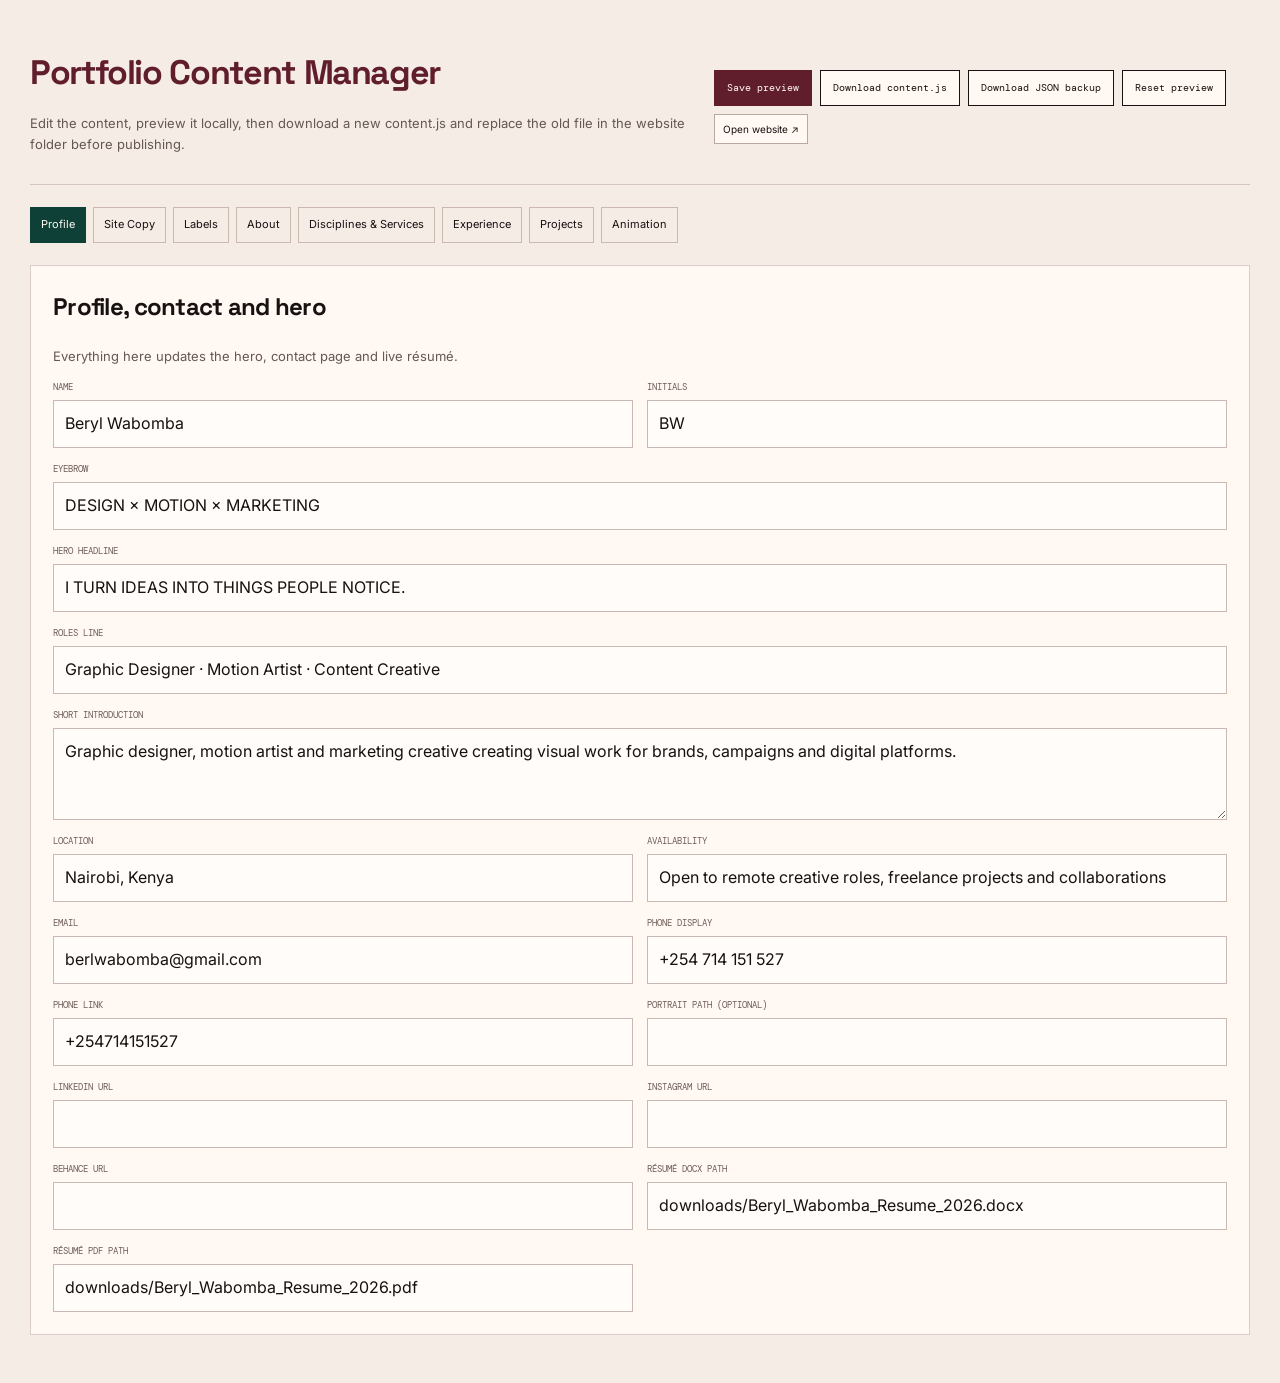
<file: editor.html>
<!doctype html><html lang="en"><head><meta charset="utf-8"><meta name="viewport" content="width=device-width,initial-scale=1"><meta name="robots" content="noindex"><title>Portfolio Content Manager  |  Beryl Wabomba</title><link rel="preconnect" href="https://fonts.googleapis.com"><link rel="preconnect" href="https://fonts.gstatic.com" crossorigin><link href="https://fonts.googleapis.com/css2?family=DM+Mono:wght@400;500&family=Inter:wght@400;500;600;700&family=Space+Grotesk:wght@500;600;700&display=swap" rel="stylesheet"><link rel="stylesheet" href="styles.css"></head><body data-page="editor"><main id="main"></main><script src="content.js"></script><script src="editor.js"></script></body></html>
</file>
<file: styles.css>
:root{
  --burgundy:#601E2D;
  --orange:#E76F45;
  --green:#0F4037;
  --navy:#1E3A6A;
  --brown:#8A3A29;
  --pink:#D88CA7;
  --ivory:#FFF8F3;
  --ink:#171111;
  --stone:#D8D3C8;
  --muted:#6D625F;
  --muted-light:#CFC4BD;
  --line:rgba(23,17,17,.17);
  --line-light:rgba(255,248,243,.20);
  --display:'Space Grotesk','Inter',Arial,sans-serif;
  --body:'Inter',Arial,sans-serif;
  --mono:'DM Mono',ui-monospace,SFMono-Regular,Menlo,Consolas,monospace;
  --ease:cubic-bezier(.22,.72,.18,1);
  --fast:280ms;
  --normal:580ms;
  --slow:850ms;
  --max:1480px;
  --pad:clamp(22px,4vw,66px);
  --nav-h:76px;
}
*{box-sizing:border-box}
html{scroll-behavior:smooth;background:var(--ivory)}
body{margin:0;background:var(--ivory);color:var(--ink);font-family:var(--body);font-size:16px;line-height:1.6;text-rendering:optimizeLegibility;-webkit-font-smoothing:antialiased;overflow-x:hidden}
body.menu-open{overflow:hidden}
h1,h2,h3,p,li{orphans:3;widows:3;hyphens:none}
h1,h2,h3{text-wrap:balance}
p{ text-wrap:pretty }
img,video{display:block;width:100%;height:auto}
a{color:inherit;text-decoration:none}
button,input,textarea,select{font:inherit}
button{color:inherit}
::selection{background:var(--pink);color:var(--ink)}
.skip-link{position:fixed;left:18px;top:-80px;z-index:9999;background:var(--orange);color:var(--ink);padding:10px 14px;font-family:var(--mono);font-size:12px}
.skip-link:focus{top:18px}

.site-nav{position:fixed;inset:0 0 auto 0;z-index:1000;height:var(--nav-h);padding:0 var(--pad);display:flex;align-items:center;justify-content:space-between;color:var(--ivory);background:linear-gradient(to bottom,rgba(23,17,17,.54),rgba(23,17,17,0));pointer-events:none}
.site-nav>*{pointer-events:auto}
.nav-brand{font-family:var(--mono);font-weight:500;font-size:11px;letter-spacing:.08em;text-transform:uppercase}
.nav-links{display:flex;align-items:center;gap:28px}
.nav-links a{font-family:var(--body);font-size:12px;font-weight:600;position:relative;padding:11px 0}
.nav-links a:after{content:'';position:absolute;left:0;right:0;bottom:5px;height:2px;background:var(--orange);transform:scaleX(0);transform-origin:right;transition:transform var(--fast) var(--ease)}
.nav-links a:hover:after,.nav-links a.active:after{transform:scaleX(1);transform-origin:left}
.nav-menu-btn{display:none;background:none;border:0;color:currentColor;font-family:var(--mono);font-size:11px;text-transform:uppercase;letter-spacing:.08em;padding:10px 0}
.mobile-menu{position:fixed;inset:0;z-index:990;background:var(--burgundy);color:var(--ivory);display:grid;place-items:center;opacity:0;visibility:hidden;transition:opacity var(--normal) var(--ease),visibility var(--normal)}
.mobile-menu.open{opacity:1;visibility:visible}
.mobile-menu nav{display:grid;gap:4px;width:min(84vw,520px)}
.mobile-menu a{font-family:var(--display);font-size:clamp(42px,12vw,76px);font-weight:600;line-height:.96;letter-spacing:-.055em;padding:10px 0 16px;border-bottom:1px solid var(--line-light)}
.mobile-menu a:hover{color:var(--orange)}
.mobile-menu .menu-meta{margin-top:28px;font-family:var(--mono);font-size:10px;color:#F1C9D5;letter-spacing:.08em}
.page-transition{position:fixed;inset:0;z-index:5000;background:var(--burgundy);transform:translateY(100%);pointer-events:none}
.page-transition.in{animation:pageCover .52s var(--ease) forwards}
@keyframes pageCover{to{transform:translateY(0)}}
.cursor-dot,.cursor-label{position:fixed;z-index:6000;pointer-events:none;transform:translate(-50%,-50%)}
.cursor-dot{width:9px;height:9px;border-radius:50%;background:var(--orange);transition:width .2s,height .2s}
.cursor-dot.hide{width:0;height:0}
.cursor-label{width:68px;height:68px;border-radius:50%;display:grid;place-items:center;background:var(--burgundy);color:var(--ivory);font:500 10px var(--mono);opacity:0;scale:.65;transition:opacity .18s,scale .26s var(--ease);box-shadow:0 12px 30px rgba(0,0,0,.2)}
.cursor-label.show{opacity:1;scale:1}

.section-inner{width:min(calc(100% - var(--pad)*2),var(--max));margin:0 auto;position:relative}
.section-ivory{background:var(--ivory);color:var(--ink)}
.meta-label{font-family:var(--mono);font-size:10px;letter-spacing:.12em;text-transform:uppercase;margin:0;color:inherit}
.editorial-btn{display:inline-flex;align-items:center;gap:24px;border:1px solid currentColor;padding:13px 18px;font-size:11px;font-weight:700;letter-spacing:.05em;text-transform:uppercase;transition:background var(--fast),color var(--fast),border-color var(--fast),transform var(--fast) var(--ease)}
.editorial-btn span{font-size:17px;line-height:1}
.editorial-btn:hover{transform:translateY(-2px)}
.editorial-btn.filled{background:var(--burgundy);border-color:var(--burgundy);color:var(--ivory)}
.editorial-btn.filled:hover{background:var(--orange);border-color:var(--orange);color:var(--ink)}
.editorial-btn.outline{background:transparent;color:var(--ivory);border-color:rgba(255,248,243,.45)}
.editorial-btn.outline:hover{border-color:var(--orange);color:var(--orange)}
.editorial-btn.dark-outline{color:var(--ink);border-color:rgba(23,17,17,.28)}
.editorial-btn.dark-outline:hover{background:var(--green);border-color:var(--green);color:var(--ivory)}

.motif{pointer-events:none;position:absolute;inset:0;overflow:hidden;color:currentColor}
.motif img{position:absolute;width:auto;height:auto;opacity:.35}
.motif-leaf{right:3%;bottom:-8%;width:clamp(170px,24vw,360px)!important}
.motif-orbit{left:50%;top:6%;width:clamp(170px,20vw,300px)!important;transform:rotate(-12deg)}
.motif-spark{left:8%;bottom:11%;width:44px!important}

/* HOME HERO */
.home-hero{min-height:100svh;background:#2C160F;color:var(--ivory);position:relative;overflow:hidden;padding:calc(var(--nav-h) + 42px) var(--pad) 30px;display:grid;grid-template-rows:1fr auto;isolation:isolate}
.home-hero:before{content:'';position:absolute;inset:0;background:radial-gradient(circle at 78% 28%,rgba(231,111,69,.16),transparent 30%),linear-gradient(130deg,rgba(96,30,45,.42),transparent 55%);z-index:-2}
.home-hero:after{content:'';position:absolute;inset:0;opacity:.15;z-index:-1;background-image:radial-gradient(rgba(255,248,243,.45) .6px,transparent .6px);background-size:6px 6px;mix-blend-mode:soft-light}
.home-hero .motif{color:var(--pink);transform:translateY(var(--hero-shift,0px));transition:transform .1s linear}
.home-hero .motif-leaf{left:-2%;right:auto;bottom:-14%;width:min(30vw,430px)!important;opacity:.7}
.home-hero .motif-orbit{right:-5%;left:auto;top:21%;color:var(--orange);opacity:.55}
.home-hero .motif-spark{left:42%;top:13%;bottom:auto;color:var(--pink);opacity:.9}
.hero-grid{width:min(100%,var(--max));margin:0 auto;display:grid;grid-template-columns:1.08fr .92fr;gap:clamp(28px,5vw,72px);align-items:center;min-height:calc(100svh - var(--nav-h) - 112px)}
.hero-copy{position:relative;z-index:2;align-self:center}
.hero-meta{color:#F2B9C8;margin-bottom:24px}
.hero-statement{font-family:var(--display);font-size:clamp(58px,7.35vw,116px);font-weight:600;line-height:.88;letter-spacing:-.065em;margin:0;max-width:870px;text-transform:uppercase}
.hero-statement .clip-line{display:block;overflow:hidden;padding-bottom:.05em}
.hero-statement .clip-line>span{display:block;transform:translateY(112%);animation:heroReveal .82s var(--ease) forwards}
.hero-statement .clip-line:nth-child(2)>span{animation-delay:.08s}.hero-statement .clip-line:nth-child(3)>span{animation-delay:.16s}
.hero-statement em{font-style:normal;color:var(--orange)}
@keyframes heroReveal{to{transform:translateY(0)}}
.hero-roles{font-size:clamp(14px,1.3vw,18px);margin:28px 0 0;font-weight:600}
.hero-description{max-width:640px;color:#E0CFC8;font-size:clamp(15px,1.12vw,18px);margin:16px 0 0}
.hero-actions{display:flex;align-items:center;gap:26px;margin-top:34px}
.hero-text-link{font-family:var(--mono);font-size:10px;letter-spacing:.06em;text-transform:uppercase;color:#F2B9C8;border-bottom:1px solid transparent;transition:border-color var(--fast),color var(--fast)}
.hero-text-link:hover{border-color:var(--orange);color:var(--orange)}
.hero-collage{position:relative;min-height:570px;display:block;isolation:isolate}
.hero-image{position:absolute;overflow:hidden;border:1px solid rgba(255,248,243,.18);box-shadow:0 26px 70px rgba(0,0,0,.28)}
.hero-image img,.hero-image video{width:100%;height:100%;object-fit:cover;transition:transform .85s var(--ease),filter .6s}
.hero-collage:hover .hero-image-main img{transform:scale(1.035)}
.hero-image-main{width:78%;height:84%;right:2%;top:5%;background:var(--green)}
.hero-image-secondary{width:42%;height:40%;left:-2%;bottom:2%;transform:rotate(-3deg)}
.hero-image-tertiary{width:30%;height:32%;right:-3%;bottom:-1%;transform:rotate(4deg)}
.hero-collage:before{content:'';position:absolute;width:38%;height:42%;right:10%;top:0;background:var(--pink);border-radius:54% 46% 38% 62% / 47% 37% 63% 53%;z-index:-1;opacity:.92}
.hero-collage:after{content:'';position:absolute;width:150px;height:150px;border:2px solid var(--orange);border-radius:50%;left:8%;top:2%;z-index:5}
.hero-collage-label{position:absolute;right:2%;top:92%;font:500 9px var(--mono);letter-spacing:.09em;color:#F0DED7;text-align:right}
.hero-footer{width:min(100%,var(--max));margin:0 auto;padding-top:22px;display:grid;grid-template-columns:1fr auto auto;gap:42px;border-top:1px solid rgba(255,248,243,.2);font:500 9px var(--mono);letter-spacing:.09em;color:#DDC9C1}

.discipline-strip{padding:14px var(--pad) 78px}
.discipline-cards{display:grid;grid-template-columns:repeat(3,1fr);gap:10px;margin-top:-2px}
.discipline-card{min-height:210px;padding:24px 22px;position:relative;color:var(--ivory);display:grid;grid-template-rows:auto 1fr auto;overflow:hidden;text-decoration:none;cursor:pointer;transition:transform .35s var(--ease),box-shadow .35s var(--ease)}
.discipline-card:after{content:'';position:absolute;right:-38px;bottom:-60px;width:150px;height:150px;border-radius:50%;border:1px solid rgba(255,248,243,.22)}
.discipline-card.tone-burgundy{background:var(--burgundy)}.discipline-card.tone-orange{background:var(--orange);color:var(--ink)}.discipline-card.tone-green{background:var(--green)}
.discipline-card>span{font:500 10px var(--mono);opacity:.8}.discipline-card h2{font-family:var(--display);font-size:clamp(28px,3vw,46px);line-height:.94;letter-spacing:-.05em;margin:28px 0 10px;max-width:340px}.discipline-card p{font-size:13px;line-height:1.45;max-width:340px;margin:0;opacity:.85}.discipline-arrow{position:absolute;right:18px;bottom:18px;width:36px;height:36px;border:1px solid currentColor;border-radius:50%;display:grid;place-items:center;transition:transform var(--fast),background var(--fast)}.discipline-card:hover{transform:translateY(-5px);box-shadow:0 18px 42px rgba(65,37,29,.12)}.discipline-card:hover .discipline-arrow{transform:rotate(-20deg);background:rgba(255,255,255,.1)}.discipline-card:focus-visible{outline:3px solid var(--navy);outline-offset:4px}

.selected-editorial{padding:clamp(88px,10vw,150px) var(--pad)}
.section-heading-row{display:grid;grid-template-columns:1.2fr .8fr;gap:7vw;align-items:end;margin-bottom:clamp(52px,7vw,94px)}
.section-heading-row h2{font-family:var(--display);font-size:clamp(58px,7vw,108px);line-height:.88;letter-spacing:-.06em;margin:18px 0 0;font-weight:600}
.section-heading-row h2 em{font-style:normal;color:var(--burgundy)}
.section-heading-row>p{max-width:500px;margin:0;color:var(--muted);font-size:17px}
.home-work-layout{display:grid;grid-template-columns:repeat(12,minmax(0,1fr));gap:clamp(16px,2vw,28px);row-gap:38px;align-items:start;position:relative}
.home-work-layout .project-feature{grid-column:1 / 9;grid-row:1}
.home-work-layout .project-portrait{grid-column:9 / 13;grid-row:1}
.home-work-layout .project-wide{grid-column:1 / 9;grid-row:2}
.home-work-layout .project-compact{grid-column:9 / 13;grid-row:2}
.home-work-layout .project-compact .project-visual{aspect-ratio:1/1}
.editorial-project{display:block;position:relative;min-width:0}
.project-feature{grid-column:1 / 10}.project-portrait{grid-column:8 / 13}.project-wide{grid-column:2 / 12}.project-compact{grid-column:1 / 7}
.project-visual{position:relative;overflow:hidden;background:#E6D9D3;min-height:280px;box-shadow:0 18px 40px rgba(65,37,29,.08)}
.project-feature .project-visual{aspect-ratio:16/9}.project-portrait .project-visual{aspect-ratio:4/5}.project-wide .project-visual{aspect-ratio:2/1}.project-compact .project-visual{aspect-ratio:4/3}
.project-visual img,.project-visual video{width:100%;height:100%;object-fit:cover;transition:transform .8s var(--ease),filter .5s}
.project-secondary{position:absolute;right:3.5%;bottom:5%;width:25%!important;height:43%!important;object-fit:cover!important;border:6px solid var(--ivory);box-shadow:0 18px 38px rgba(23,17,17,.16);z-index:2;transition:transform .55s var(--ease)!important}
.project-wide .project-secondary{left:4%;right:auto;bottom:7%;width:22%!important;height:66%!important}
.editorial-project:hover .project-secondary{transform:translate(-5px,-4px) rotate(-1deg)!important}
.project-tint{position:absolute;inset:0;background:var(--project-accent);opacity:0;mix-blend-mode:multiply;transition:opacity .35s}
.project-arrow{position:absolute;right:18px;top:18px;width:44px;height:44px;border-radius:50%;background:var(--ivory);color:var(--ink);display:grid;place-items:center;font-size:20px;transform:translateY(10px);opacity:0;transition:opacity .3s,transform .3s var(--ease)}
.editorial-project:hover .project-visual img,.editorial-project:hover .project-visual video{transform:scale(1.045)}
.editorial-project:hover .project-tint{opacity:.17}.editorial-project:hover .project-arrow{opacity:1;transform:translateY(0)}
.project-caption{display:grid;grid-template-columns:56px minmax(0,1fr) auto;gap:18px;padding-top:17px;border-top:1px solid var(--line);margin-top:10px}
.project-index{font:500 9px var(--mono);padding-top:6px}.project-caption h3{font-family:var(--display);font-size:clamp(30px,3vw,52px);line-height:.95;letter-spacing:-.05em;margin:0}.project-caption p{font-size:13px;color:var(--muted);max-width:520px;margin:8px 0 0}.project-caption-meta{text-align:right;font:500 9px var(--mono);letter-spacing:.05em;text-transform:uppercase;color:var(--muted);display:grid;gap:4px;padding-top:5px}
.section-end-link{display:flex;justify-content:flex-end;margin-top:44px}

.creative-value-section{background:var(--green);color:var(--ivory);padding:clamp(90px,11vw,160px) var(--pad);position:relative;overflow:hidden}
.creative-value-section .motif{color:var(--pink)}.creative-value-section .motif-leaf{right:-2%;bottom:-22%;opacity:.38}.creative-value-section .motif-orbit{left:6%;top:-3%;color:var(--orange);opacity:.32}.creative-value-section .motif-spark{left:83%;bottom:18%;color:var(--orange);opacity:.8}
.creative-value-grid{display:grid;grid-template-columns:1.12fr .88fr;gap:8vw;align-items:end}
.creative-value-grid h2{font-family:var(--display);font-size:clamp(46px,6.1vw,94px);line-height:.92;letter-spacing:-.055em;margin:22px 0 0;font-weight:600}.creative-value-grid h2 em{font-style:normal;color:var(--pink)}
.creative-value-copy{font-size:clamp(18px,1.6vw,24px);max-width:650px}.creative-value-copy p{margin:0}
.flow-steps{margin-top:40px;border-top:1px solid var(--line-light)}.flow-steps div{display:grid;grid-template-columns:52px 1fr;border-bottom:1px solid var(--line-light);padding:14px 0}.flow-steps span{font:500 9px var(--mono);color:var(--pink)}.flow-steps strong{font-family:var(--display);font-size:23px}

.motion-feature{padding:clamp(90px,10vw,150px) var(--pad)}
.motion-screen{display:block;position:relative;overflow:hidden;background:var(--ink);aspect-ratio:16/8.3}
.motion-screen video{width:100%;height:100%;object-fit:cover;filter:saturate(.9)}
.motion-screen:after{content:'';position:absolute;inset:0;background:linear-gradient(to top,rgba(23,17,17,.7),transparent 40%)}
.motion-caption{position:absolute;left:24px;right:24px;bottom:20px;z-index:2;display:flex;justify-content:space-between;align-items:end;color:var(--ivory)}
.motion-caption strong{font-family:var(--display);font-size:clamp(32px,4vw,62px);line-height:1}.motion-caption span{font:500 10px var(--mono);color:#F0D6DD}

.about-teaser-new{display:grid;grid-template-columns:1fr 1fr;min-height:760px}
.about-art-panel{position:relative;background:#23150F url('assets/biofoods.webp') center/cover no-repeat;color:var(--ivory);padding:var(--pad);overflow:hidden;display:flex;flex-direction:column;justify-content:center}
.about-art-panel:after{content:'';position:absolute;inset:0;background:rgba(27,16,12,.48)}.about-art-panel .motif{z-index:2;color:var(--orange)}.about-art-panel .motif-orbit{left:52%;top:8%;opacity:.8}.about-art-panel .motif-leaf{left:2%;right:auto;bottom:-15%;opacity:.5}
.about-art-copy{position:relative;z-index:3;font-family:var(--display);font-size:clamp(54px,6.5vw,102px);font-weight:600;line-height:.87;letter-spacing:-.06em;display:grid}.about-art-copy span:nth-child(2){color:var(--pink)}.about-art-panel small{position:absolute;left:var(--pad);bottom:28px;z-index:3;font:500 9px var(--mono);letter-spacing:.08em}
.about-copy-panel{background:var(--ivory);padding:clamp(64px,8vw,120px);display:flex;flex-direction:column;justify-content:center}.about-copy-panel h2{font-family:var(--display);font-size:clamp(42px,5vw,78px);line-height:.98;letter-spacing:-.05em;margin:26px 0}.about-copy-panel p{font-size:18px;max-width:680px;color:var(--muted);margin:0 0 32px}

.footer-cta{background:var(--burgundy);color:var(--ivory);padding:clamp(90px,11vw,160px) var(--pad) 34px;position:relative;overflow:hidden}
.footer-cta .motif{color:var(--pink)}.footer-cta .motif-leaf{right:0;bottom:-28%;opacity:.55}.footer-cta .motif-orbit{left:58%;top:10%;color:var(--orange);opacity:.4}.footer-cta-inner h2{font-family:var(--display);font-size:clamp(66px,10vw,155px);line-height:.82;letter-spacing:-.07em;margin:26px 0 46px;font-weight:600}.footer-cta-inner h2 em{font-style:normal;color:var(--orange)}
.footer-actions{display:flex;gap:12px;flex-wrap:wrap}.footer-meta{display:grid;grid-template-columns:1fr auto auto;gap:30px;margin-top:86px;padding-top:18px;border-top:1px solid var(--line-light);font:500 9px var(--mono);letter-spacing:.06em;color:#E8CCD3}

/* PAGE HEROS */
.editorial-page-hero{min-height:62svh;padding:calc(var(--nav-h) + 78px) var(--pad) 72px;position:relative;overflow:hidden;background:var(--burgundy);color:var(--ivory);display:flex;align-items:flex-end}
.editorial-page-hero .motif{color:var(--pink)}.editorial-page-hero .motif-leaf{right:0;bottom:-24%;opacity:.58}.editorial-page-hero .motif-orbit{left:54%;top:7%;color:var(--orange);opacity:.42}.editorial-page-hero .motif-spark{left:8%;bottom:10%;color:var(--orange)}
.work-page-hero{background:var(--green)}.about-page-hero{background:#3A1B16}.services-page-hero{background:var(--burgundy)}
.page-hero-grid{display:grid;grid-template-columns:1.25fr .75fr;gap:8vw;align-items:end;margin-top:44px}.page-hero-grid h1{font-family:var(--display);font-size:clamp(70px,10vw,150px);line-height:.82;letter-spacing:-.07em;margin:0;font-weight:600}.page-hero-grid h1 em{font-style:normal;color:var(--orange)}.page-hero-grid p{max-width:560px;margin:0;color:#EADAD4;font-size:clamp(17px,1.45vw,22px)}

/* WORK PAGE */
.work-index{padding:64px var(--pad) clamp(100px,12vw,180px)}
.work-filter{display:flex;flex-wrap:wrap;gap:8px;margin-bottom:72px;border-bottom:1px solid var(--line);padding-bottom:18px}
.filter-btn{border:1px solid var(--line);background:transparent;padding:9px 13px;font:500 9px var(--mono);letter-spacing:.07em;cursor:pointer}.filter-btn:hover,.filter-btn.active{background:var(--burgundy);color:var(--ivory);border-color:var(--burgundy)}
.work-editorial-grid{display:grid;grid-template-columns:repeat(12,1fr);gap:clamp(16px,2vw,28px);row-gap:clamp(70px,9vw,130px)}
.work-tile{min-width:0;transition:opacity .25s}.work-tile.hidden{display:none}.work-tile.feature{grid-column:1/10}.work-tile.wide{grid-column:3/13}.work-tile.medium{grid-column:1/8}.work-tile.small{grid-column:8/13}.work-tile:nth-child(even).medium{grid-column:6/13}.work-tile .editorial-project{grid-column:auto}
.animation-lab{background:#22130F;color:var(--ivory);padding:clamp(100px,11vw,170px) var(--pad)}
.section-heading-row.on-dark h2 em{color:var(--pink)}.section-heading-row.on-dark>p{color:#CFBCB5}.section-heading-row.on-dark .meta-label{color:var(--orange)}
.study-grid{display:grid;grid-template-columns:1.4fr 1fr 1fr;gap:16px}.study-card:first-child{grid-row:span 2}.study-card{border-top:1px solid var(--line-light);padding-top:14px}.study-media{aspect-ratio:4/3;background:#31201A;overflow:hidden}.study-card:first-child .study-media{aspect-ratio:4/5}.study-media video{width:100%;height:100%;object-fit:cover}.study-meta{display:grid;grid-template-columns:42px 1fr;gap:12px;margin-top:14px}.study-meta span,.study-meta small{font:500 9px var(--mono);color:#CDB9B1}.study-meta h3{font-family:var(--display);font-size:24px;line-height:1;margin:0;grid-column:2}.study-meta small{grid-column:2}

/* ABOUT */
.about-editorial{padding:clamp(90px,11vw,160px) var(--pad)}
.about-editorial-grid{display:grid;grid-template-columns:.86fr 1.14fr;gap:8vw;align-items:start}.portrait-frame{aspect-ratio:4/5;background:var(--pink);position:relative;overflow:hidden;box-shadow:0 26px 70px rgba(78,34,38,.1)}.portrait-frame>img{width:100%;height:100%;object-fit:cover}.portrait-placeholder{height:100%;background:linear-gradient(150deg,var(--burgundy),#351318);color:var(--pink);position:relative;display:grid;place-items:center}.portrait-placeholder span{font-family:var(--display);font-size:clamp(90px,16vw,220px);font-weight:600;letter-spacing:-.08em;opacity:.65}.portrait-placeholder img{position:absolute;right:-8%;bottom:-9%;width:74%;filter:brightness(0) invert(1);opacity:.25}.about-story h2{font-family:var(--display);font-size:clamp(44px,5.5vw,82px);line-height:.96;letter-spacing:-.055em;margin:20px 0 30px}.lead-copy{font-size:clamp(18px,1.45vw,22px);color:var(--muted);max-width:700px}.about-story blockquote{font-family:var(--display);font-size:clamp(30px,3.2vw,52px);line-height:1.03;letter-spacing:-.045em;color:var(--burgundy);border-left:4px solid var(--orange);padding-left:24px;margin:48px 0}
.about-current{background:var(--green);color:var(--ivory);padding:clamp(88px,10vw,150px) var(--pad)}.about-current-grid{display:grid;grid-template-columns:1.1fr .9fr;gap:8vw}.big-list{margin-top:34px;border-top:1px solid var(--line-light)}.big-list>div{display:grid;grid-template-columns:48px 1fr;padding:16px 0;border-bottom:1px solid var(--line-light)}.big-list span{font:500 9px var(--mono);color:var(--pink)}.big-list strong{font-family:var(--display);font-size:clamp(28px,3vw,48px);font-weight:600;letter-spacing:-.04em}.tool-cloud{display:flex;flex-wrap:wrap;gap:8px;margin-top:34px}.tool-cloud span{border:1px solid rgba(255,248,243,.38);padding:9px 12px;font-size:12px}.about-location{display:grid;gap:14px;margin-top:54px;color:#DCCBC5;font-size:15px}.about-location span:first-child{color:var(--orange);font-family:var(--mono);font-size:10px;letter-spacing:.08em;text-transform:uppercase}
.experience-editorial{padding:clamp(90px,11vw,160px) var(--pad)}.experience-list{border-top:1px solid var(--line)}.experience-row{display:grid;grid-template-columns:58px 1.05fr .7fr 1.2fr;gap:24px;padding:28px 0;border-bottom:1px solid var(--line);align-items:start}.experience-num,.experience-period{font:500 9px var(--mono);color:var(--muted)}.experience-row h3{font-family:var(--display);font-size:clamp(24px,2.3vw,36px);line-height:1;letter-spacing:-.04em;margin:0 0 6px}.experience-row strong{font-size:13px;color:var(--burgundy)}.experience-row p{font-size:14px;color:var(--muted);margin:0}

/* SERVICES */
.service-groups{padding:clamp(88px,10vw,150px) var(--pad)}.services-editorial-list{display:grid;gap:18px}.service-group{min-height:280px;padding:34px;display:grid;grid-template-columns:70px 1fr auto;gap:26px;align-items:start;position:relative;overflow:hidden;color:var(--ivory)}.service-burgundy{background:var(--burgundy)}.service-orange{background:var(--orange);color:var(--ink)}.service-green{background:var(--green)}.service-number{font:500 10px var(--mono)}.service-group h2{font-family:var(--display);font-size:clamp(48px,6vw,92px);line-height:.9;letter-spacing:-.055em;margin:0 0 28px}.service-tags{display:flex;gap:8px;flex-wrap:wrap}.service-tags span{border:1px solid currentColor;padding:7px 10px;font-size:11px}.service-mark{font-family:var(--display);font-size:120px;line-height:.7;opacity:.25;transform:rotate(8deg)}
.process-section{background:#321A14;color:var(--ivory);padding:clamp(90px,11vw,160px) var(--pad)}.process-section h2{font-family:var(--display);font-size:clamp(56px,7vw,108px);line-height:.88;letter-spacing:-.06em;margin:22px 0 70px}.process-section h2 em{font-style:normal;color:var(--orange)}.process-grid{display:grid;grid-template-columns:repeat(5,1fr);gap:0;border-top:1px solid var(--line-light)}.process-grid article{padding:22px 18px 24px 0;border-right:1px solid var(--line-light)}.process-grid article+article{padding-left:18px}.process-grid span{font:500 9px var(--mono);color:var(--pink)}.process-grid strong{display:block;font-family:var(--display);font-size:26px;margin:18px 0 12px}.process-grid p{font-size:12px;color:#D8C7BF;margin:0}.service-master-list{padding:clamp(90px,10vw,150px) var(--pad)}.service-master-grid{margin-top:36px;display:grid;grid-template-columns:1fr 1fr;border-top:1px solid var(--line)}.service-master-grid>div{display:grid;grid-template-columns:54px 1fr;padding:22px 0;border-bottom:1px solid var(--line)}.service-master-grid>div:nth-child(odd){padding-right:32px;border-right:1px solid var(--line)}.service-master-grid>div:nth-child(even){padding-left:32px}.service-master-grid span{font:500 9px var(--mono);color:var(--muted)}.service-master-grid h3{font-family:var(--display);font-size:clamp(25px,2.6vw,40px);line-height:1;margin:0;letter-spacing:-.04em}

/* CONTACT */
.contact-editorial{min-height:100svh;background:var(--burgundy);color:var(--ivory);position:relative;overflow:hidden;padding:calc(var(--nav-h) + 70px) var(--pad) 50px;display:flex;align-items:center}.contact-editorial .motif{color:var(--pink)}.contact-editorial .motif-leaf{right:0;bottom:-18%;opacity:.6}.contact-editorial .motif-orbit{left:58%;top:10%;color:var(--orange);opacity:.45}.contact-editorial-inner h1{font-family:var(--display);font-size:clamp(76px,12vw,180px);line-height:.8;letter-spacing:-.075em;margin:26px 0 54px}.contact-editorial-inner h1 em{font-style:normal;color:var(--orange)}.contact-grid{display:grid;grid-template-columns:1.2fr .8fr;gap:8vw;border-top:1px solid var(--line-light);padding-top:28px}.contact-grid p{font-size:clamp(18px,1.5vw,23px);max-width:620px;color:#E5D4CD}.contact-email{display:inline-block;font-family:var(--display);font-size:clamp(28px,3.5vw,54px);letter-spacing:-.04em;margin-top:24px;border-bottom:1px solid currentColor}.contact-meta{display:grid;grid-template-columns:100px 1fr;gap:10px 20px;align-content:start}.contact-meta span{font:500 9px var(--mono);color:#E2BAC7}.contact-meta strong{font-size:14px}.contact-meta a{grid-column:2;font:600 12px var(--body);margin-top:6px;color:var(--orange)}

/* CASE STUDY */
.case-hero{background:#2B1711;color:var(--ivory);padding:calc(var(--nav-h) + 62px) var(--pad) 0}.case-hero-top{width:min(100%,var(--max));margin:0 auto 44px;display:grid;grid-template-columns:1.1fr .9fr;gap:6vw;align-items:end}.case-hero h1{font-family:var(--display);font-size:clamp(68px,9vw,142px);line-height:.82;letter-spacing:-.07em;margin:18px 0 0}.case-meta{display:grid;grid-template-columns:1fr 1fr;border-top:1px solid var(--line-light)}.case-meta>div{padding:16px 14px 16px 0;border-bottom:1px solid var(--line-light);display:grid;gap:5px}.case-meta span{font:500 9px var(--mono);color:#D1BDB6}.case-meta strong{font-size:13px}.case-hero-media{width:min(100%,var(--max));margin:0 auto;aspect-ratio:16/8.5;background:#1D1210;overflow:hidden}.case-hero-media img,.case-hero-media video{width:100%;height:100%;object-fit:cover}.case-copy{padding:clamp(90px,10vw,150px) var(--pad)}.case-copy-grid{display:grid;grid-template-columns:.9fr 1.1fr;gap:9vw}.case-copy-grid h2{font-family:var(--display);font-size:clamp(48px,5.8vw,88px);line-height:.92;letter-spacing:-.055em;margin:18px 0 0}.case-copy-body{font-size:18px;color:var(--muted);max-width:730px}.case-copy-body h3{font:600 11px var(--mono);letter-spacing:.08em;color:var(--burgundy);margin:38px 0 10px}.tag-row{display:flex;gap:8px;flex-wrap:wrap;margin-top:34px}.tag-row span{border:1px solid var(--line);padding:7px 10px;font:500 9px var(--mono);text-transform:uppercase}.case-gallery{background:#EDE2DC;padding:60px var(--pad) clamp(90px,10vw,150px)}.case-gallery-grid{display:grid;grid-template-columns:1fr 1fr;gap:18px;margin-top:38px}.case-visual{margin:0;overflow:hidden;background:#D8C9C1}.case-visual img{width:100%;height:100%;object-fit:cover}.case-full{grid-column:1/-1;aspect-ratio:16/9}.case-wide{grid-column:1/-1;aspect-ratio:2/1}.case-half{aspect-ratio:4/3}.case-video{margin-top:18px;background:#241511}.case-video video{width:100%;max-height:80vh;object-fit:contain}.case-outcome{padding:clamp(90px,10vw,150px) var(--pad)}.case-outcome-grid{display:grid;grid-template-columns:1.15fr .85fr;gap:8vw;align-items:start}.case-outcome blockquote{font-family:var(--display);font-size:clamp(42px,5vw,76px);line-height:.96;letter-spacing:-.05em;color:var(--burgundy);margin:20px 0 0}.case-outcome-grid>p{font-size:18px;color:var(--muted)}.case-next{background:var(--project-accent);color:var(--ivory);padding:50px var(--pad)}.case-next a{width:min(100%,var(--max));margin:0 auto;display:flex;justify-content:space-between;align-items:end;gap:30px}.case-next span{font:500 9px var(--mono)}.case-next strong{font-family:var(--display);font-size:clamp(36px,5vw,76px);line-height:.95;letter-spacing:-.05em;text-align:right}

/* RESUME */
.resume-editorial{min-height:100svh;background:var(--ivory);display:grid;grid-template-columns:minmax(270px,31%) 1fr;padding-top:var(--nav-h)}.resume-sidebar{background:var(--burgundy);color:var(--ivory);padding:48px clamp(28px,3vw,52px);display:flex;flex-direction:column;gap:34px;position:relative;overflow:hidden}.resume-sidebar:after{content:'';position:absolute;left:-40px;bottom:-70px;width:220px;height:220px;border-radius:50%;background:var(--orange);opacity:.75}.resume-name{font-family:var(--display);font-size:clamp(30px,3.5vw,54px);font-weight:600;letter-spacing:-.05em;line-height:.92;margin:0}.resume-stack{font-family:var(--display);font-size:clamp(20px,2vw,30px);line-height:.95;color:#F1B9C9;margin-top:20px}.resume-side-group{display:grid;gap:7px;font-size:11px;position:relative;z-index:2}.resume-side-group h3{font:500 9px var(--mono);letter-spacing:.1em;color:var(--orange);margin:0 0 7px}.resume-side-mark{margin-top:auto;position:relative;z-index:2;font-family:var(--display);font-style:italic;font-size:24px;color:var(--orange);transform:rotate(-7deg);align-self:flex-end}.resume-main{padding:46px clamp(32px,5vw,78px) 70px}.resume-topline{display:flex;justify-content:space-between;border-bottom:1px solid var(--line);padding-bottom:14px;font:500 9px var(--mono);letter-spacing:.08em}.resume-main>section>h1,.resume-lower h1{font:600 11px var(--mono);letter-spacing:.08em;color:var(--burgundy);margin:28px 0 12px}.resume-entry{display:grid;grid-template-columns:56px 1fr;gap:18px;padding:22px 0;border-top:1px solid var(--line)}.resume-entry-num{font-family:var(--display);font-size:28px;color:var(--burgundy)}.resume-entry small{font:500 9px var(--mono);color:var(--muted)}.resume-entry h2{font-family:var(--display);font-size:22px;margin:4px 0 1px;letter-spacing:-.02em}.resume-entry h3{font-size:12px;color:var(--brown);margin:0 0 8px}.resume-entry ul{margin:10px 0 0;padding-left:18px;color:#564B48;font-size:11px;line-height:1.45}.resume-lower{display:grid;grid-template-columns:1fr 1fr;gap:48px;border-top:1px solid var(--line);margin-top:8px}.resume-lower h2{font-family:var(--display);font-size:18px;margin:0}.resume-lower p{font-size:11px;color:var(--muted);margin:4px 0 12px}.resume-actions{display:flex;gap:10px;flex-wrap:wrap;margin-top:36px}

/* EDITOR */
.editor-shell{padding-top:var(--nav-h)!important;background:var(--ivory)!important}.editor-shell .editor-hero{background:var(--green)!important;color:var(--ivory)!important}.editor-shell .editor-panel{border-color:var(--line)!important}.editor-shell button.primary{background:var(--burgundy)!important;color:var(--ivory)!important}.editor-shell button.primary:hover{background:var(--orange)!important;color:var(--ink)!important}

.reveal{opacity:0;transform:translateY(28px);transition:opacity var(--slow) var(--ease),transform var(--slow) var(--ease)}.reveal.is-visible{opacity:1;transform:translateY(0)}.reveal-scale{opacity:0;transform:scale(1.025);transition:opacity var(--slow) var(--ease),transform 1s var(--ease)}.reveal-scale.is-visible{opacity:1;transform:scale(1)}

@media(max-width:980px){
  .nav-links{display:none}.nav-menu-btn{display:block}.site-nav{color:var(--ivory);background:linear-gradient(to bottom,rgba(23,17,17,.68),transparent)}
  .hero-grid{grid-template-columns:1fr;gap:40px;padding-top:30px}.hero-collage{min-height:430px}.hero-image-main{width:78%}.hero-image-secondary{width:38%}.hero-image-tertiary{width:28%}
  .hero-footer{grid-template-columns:1fr auto}.hero-footer span:nth-child(2){display:none}
  .discipline-cards{grid-template-columns:1fr}.discipline-card{min-height:190px}
  .section-heading-row,.creative-value-grid,.page-hero-grid,.about-editorial-grid,.about-current-grid,.case-copy-grid,.case-outcome-grid,.contact-grid,.case-hero-top{grid-template-columns:1fr;gap:36px}
  .home-work-layout,.work-editorial-grid{grid-template-columns:repeat(6,1fr)}.project-feature,.project-wide,.work-tile.feature,.work-tile.wide{grid-column:1/-1}.project-portrait{grid-column:3/-1}.project-compact{grid-column:1/5}.work-tile.medium,.work-tile.small,.work-tile:nth-child(even).medium{grid-column:1/-1}
  .about-teaser-new{grid-template-columns:1fr}.about-art-panel{min-height:650px}.about-copy-panel{padding:70px var(--pad)}
  .study-grid{grid-template-columns:1fr 1fr}.study-card:first-child{grid-row:auto;grid-column:1/-1}.study-card:first-child .study-media{aspect-ratio:16/9}
  .experience-row{grid-template-columns:48px 1fr 1fr}.experience-row p{grid-column:2/-1}
  .process-grid{grid-template-columns:1fr 1fr}.process-grid article{border-bottom:1px solid var(--line-light)}
  .service-master-grid{grid-template-columns:1fr}.service-master-grid>div:nth-child(odd),.service-master-grid>div:nth-child(even){padding-left:0;padding-right:0;border-right:0}
  .resume-editorial{grid-template-columns:1fr}.resume-sidebar{min-height:auto}.resume-side-mark{display:none}
}

@media(max-width:640px){
  :root{--pad:20px;--nav-h:66px}
  body{font-size:15px}
  .home-hero{padding-top:calc(var(--nav-h) + 30px);min-height:auto}.hero-grid{min-height:auto}.hero-statement{font-size:clamp(50px,15.6vw,78px)}.hero-roles{font-size:14px}.hero-description{font-size:14px}.hero-actions{align-items:flex-start;flex-direction:column;gap:16px}.hero-collage{min-height:330px;margin-top:10px}.hero-image-main{width:82%;height:76%;right:0}.hero-image-secondary{width:42%;height:38%;left:0;bottom:0}.hero-image-tertiary{width:28%;height:28%;right:0}.hero-collage:after{width:90px;height:90px}.hero-collage-label{display:none}.hero-footer{grid-template-columns:1fr auto;font-size:8px;margin-top:30px}
  .discipline-strip{padding-bottom:54px}.discipline-card{min-height:170px}.discipline-card h2{font-size:34px}
  .selected-editorial,.motion-feature,.about-editorial,.experience-editorial,.service-groups,.service-master-list,.case-copy,.case-outcome{padding-top:76px;padding-bottom:76px}
  .section-heading-row{margin-bottom:44px}.section-heading-row h2{font-size:54px}.section-heading-row>p{font-size:14px}
  .home-work-layout,.work-editorial-grid{display:block}.project-feature,.project-portrait,.project-wide,.project-compact{margin-bottom:66px}.project-visual{min-height:220px}.project-feature .project-visual,.project-wide .project-visual{aspect-ratio:4/3}.project-portrait .project-visual{aspect-ratio:4/5}.project-caption{grid-template-columns:36px 1fr}.project-caption-meta{grid-column:2;text-align:left}.project-caption h3{font-size:34px}
  .creative-value-section{padding:82px var(--pad)}.creative-value-grid h2{font-size:50px}.creative-value-copy{font-size:16px}.flow-steps strong{font-size:20px}
  .motion-screen{aspect-ratio:4/3}.motion-caption{align-items:flex-start;flex-direction:column;gap:6px}
  .about-teaser-new{min-height:0}.about-art-panel{min-height:520px}.about-art-copy{font-size:58px}.about-copy-panel h2{font-size:48px}.about-copy-panel p{font-size:16px}
  .footer-cta{padding-top:78px}.footer-cta-inner h2{font-size:68px}.footer-meta{grid-template-columns:1fr;gap:7px;margin-top:58px}
  .editorial-page-hero{min-height:54svh;padding-top:calc(var(--nav-h) + 52px)}.page-hero-grid h1{font-size:66px}.page-hero-grid p{font-size:15px}
  .work-index{padding:48px var(--pad) 90px}.work-filter{margin-bottom:48px}.study-grid{grid-template-columns:1fr}.study-card:first-child{grid-column:auto}.study-card:first-child .study-media,.study-media{aspect-ratio:4/3}
  .about-editorial-grid{gap:46px}.portrait-frame{aspect-ratio:4/5}.about-story h2{font-size:46px}.about-story blockquote{font-size:32px}.big-list strong{font-size:32px}.experience-row{grid-template-columns:38px 1fr}.experience-period,.experience-row p{grid-column:2}
  .service-group{grid-template-columns:42px 1fr;padding:24px;min-height:240px}.service-group h2{font-size:48px}.service-mark{display:none}.process-grid{grid-template-columns:1fr}.process-grid article,.process-grid article+article{padding:20px 0;border-right:0}.service-master-grid h3{font-size:28px}
  .contact-editorial{align-items:flex-start;padding-top:calc(var(--nav-h) + 56px)}.contact-editorial-inner h1{font-size:74px}.contact-meta{grid-template-columns:74px 1fr}.contact-email{font-size:26px;overflow-wrap:anywhere}
  .case-hero{padding-top:calc(var(--nav-h) + 44px)}.case-hero h1{font-size:62px}.case-meta{grid-template-columns:1fr}.case-hero-media{aspect-ratio:4/3}.case-gallery-grid{grid-template-columns:1fr}.case-full,.case-wide{grid-column:auto;aspect-ratio:4/3}.case-half{aspect-ratio:4/3}.case-next a{align-items:flex-start;flex-direction:column}.case-next strong{text-align:left;font-size:42px}
  .resume-main{padding:32px 22px 50px}.resume-sidebar{padding:36px 24px}.resume-entry{grid-template-columns:42px 1fr}.resume-lower{grid-template-columns:1fr;gap:6px}.resume-actions{align-items:stretch;flex-direction:column}
}

@media(prefers-reduced-motion:reduce){*,*:before,*:after{scroll-behavior:auto!important;animation-duration:.01ms!important;animation-iteration-count:1!important;transition-duration:.01ms!important}.cursor-dot,.cursor-label{display:none!important}}
@media(hover:none),(pointer:coarse){.cursor-dot,.cursor-label{display:none}}
@media print{.site-nav,.mobile-menu,.cursor-dot,.cursor-label,.page-transition,.resume-actions{display:none!important}.resume-editorial{padding-top:0}.resume-sidebar{print-color-adjust:exact;-webkit-print-color-adjust:exact}.resume-entry{break-inside:avoid}.resume-main{padding:28px}.resume-sidebar{padding:30px 22px}body{background:#fff}.resume-editorial{font-size:10pt}}

/* CONTENT MANAGER - retained from the editable build */
.editor-page{background:#F5ECE6;min-height:100vh;padding:30px}
.editor-page .editor-shell{max-width:1220px;margin:0 auto;padding-top:0!important;background:transparent!important}
.editor-top{position:sticky;top:0;z-index:30;background:rgba(245,236,230,.96);backdrop-filter:blur(10px);padding:16px 0;border-bottom:1px solid #D5C6BF;display:flex;justify-content:space-between;gap:20px;align-items:center}
.editor-top h1{font-family:var(--display);margin:0;font-size:34px;letter-spacing:-.04em;color:var(--burgundy)}
.editor-actions{display:flex;gap:8px;flex-wrap:wrap}.editor-actions button{border:1px solid var(--ink);background:var(--ivory);padding:9px 12px;cursor:pointer;font-family:var(--mono);font-size:10px}.editor-actions button.primary{background:var(--burgundy)!important;border-color:var(--burgundy);color:var(--ivory)!important}.editor-actions button.primary:hover{background:var(--orange)!important;border-color:var(--orange);color:var(--ink)!important}
.editor-tabs{display:flex;gap:7px;flex-wrap:wrap;margin:22px 0}.editor-tabs button{border:1px solid #CBB9B1;background:transparent;padding:8px 10px;cursor:pointer;font-size:11px}.editor-tabs button.active{background:var(--green);color:var(--ivory);border-color:var(--green)}
.editor-panel{display:none}.editor-panel.active{display:block}.editor-card{background:var(--ivory);border:1px solid #DCCDC6;padding:22px;margin-bottom:18px}.editor-card h2,.editor-card h3{font-family:var(--display);margin-top:0;letter-spacing:-.03em}.form-grid{display:grid;grid-template-columns:repeat(2,1fr);gap:14px}.field{display:grid;gap:6px}.field.full{grid-column:1/-1}.field label{font-family:var(--mono);font-size:9px;text-transform:uppercase;color:#6F5D58}.field input,.field textarea,.field select{border:1px solid #CAB9B2;background:#FFFCF9;padding:10px 11px;border-radius:0;color:var(--ink)}.field textarea{min-height:92px;resize:vertical}.repeat-list{display:grid;gap:14px}.repeat-item{border:1px solid #D8C7C0;padding:16px;background:#FAF2ED}.repeat-item-head{display:flex;justify-content:space-between;gap:10px;margin-bottom:12px}.repeat-item-head strong{font-family:var(--display)}.small-btn{border:1px solid #BBA8A0;background:var(--ivory);padding:6px 8px;font-size:10px;cursor:pointer}.small-btn.danger{color:var(--burgundy)}.add-btn{margin-top:12px;border:1px solid var(--burgundy);background:var(--burgundy);color:var(--ivory);padding:9px 12px;cursor:pointer;font-family:var(--mono);font-size:10px}.editor-note{font-size:13px;color:#665753;max-width:760px}
@view-transition{navigation:auto}
::view-transition-old(project-media),::view-transition-new(project-media){animation-duration:.62s;animation-timing-function:var(--ease)}
@media(max-width:720px){.editor-page{padding:18px}.editor-top{position:relative;align-items:flex-start;flex-direction:column}.form-grid{grid-template-columns:1fr}.repeat-item-head{align-items:flex-start;flex-direction:column}.editor-actions{width:100%}}

/* =========================================================
   CREATIVE DIRECTOR REVISION: denser work, clearer hierarchy
   ========================================================= */
.motion-signature{padding:26px var(--pad);border-bottom:1px solid var(--line)}
.motion-signature-inner{display:flex;align-items:center;gap:14px;overflow:hidden}
.motion-node{display:flex;align-items:center;gap:10px;white-space:nowrap}
.motion-node i{font:500 8px var(--mono);font-style:normal;color:var(--burgundy);border:1px solid rgba(96,30,45,.3);width:26px;height:26px;display:grid;place-items:center;border-radius:50%}
.motion-node strong{font:600 clamp(13px,1.4vw,18px) var(--display);letter-spacing:-.02em}
.motion-connector{position:relative;flex:1;min-width:42px;height:12px}
.motion-connector:before{content:'';position:absolute;left:0;right:0;top:50%;height:1px;background:rgba(96,30,45,.24)}
.motion-connector b{position:absolute;width:7px;height:7px;border-radius:50%;background:var(--orange);top:calc(50% - 3px);left:0;animation:path-dot 5.5s ease-in-out infinite}
@keyframes path-dot{0%,8%{left:0}50%{left:calc(100% - 7px)}92%,100%{left:0}}

/* Work archive: less dead space, more work */
.work-page-hero{min-height:42svh;padding-bottom:52px}
.work-page-hero .page-hero-grid{margin-top:24px;align-items:end}
.work-page-hero .page-hero-grid h1{font-size:clamp(62px,8vw,124px)}
.work-index-dense{padding:52px var(--pad) 110px}
.work-index-dense .work-filter{margin-bottom:38px}
.archive-kicker{display:grid;grid-template-columns:.55fr 1.45fr;gap:24px;align-items:end;border-top:1px solid var(--line);padding:18px 0 26px;margin-bottom:18px}
.archive-kicker span{font:500 9px var(--mono);letter-spacing:.08em;color:var(--burgundy)}
.archive-kicker p{margin:0;max-width:660px;font-size:16px;color:var(--muted)}
.work-archive-grid{display:grid;grid-template-columns:repeat(12,minmax(0,1fr));gap:24px;row-gap:56px;align-items:start}
.archive-project{min-width:0}
.archive-lead{grid-column:1 / 9}
.archive-portrait{grid-column:9 / 13}
.archive-wide{grid-column:2 / 12}
.archive-motion{grid-column:1 / 8}
.archive-pair{grid-column:span 6}
.archive-poster{grid-column:8 / 13}
.archive-link{display:block;color:inherit}
.archive-media{position:relative;overflow:hidden;background:#E7DDD4;isolation:isolate}
.archive-lead .archive-media{aspect-ratio:16/9}
.archive-portrait .archive-media,.archive-poster .archive-media{aspect-ratio:4/5}
.archive-wide .archive-media{aspect-ratio:2.15/1}
.archive-motion .archive-media,.archive-pair .archive-media{aspect-ratio:4/3}
.archive-media>img:not(.archive-secondary),.archive-media>video{width:100%;height:100%;object-fit:cover;transition:transform .5s cubic-bezier(.2,.75,.25,1)}
.archive-secondary{position:absolute;right:3%;bottom:4%;width:31%;height:45%;object-fit:cover;border:8px solid var(--ivory);box-shadow:0 18px 40px rgba(23,17,17,.16);transition:transform .5s cubic-bezier(.2,.75,.25,1)}
.archive-view{position:absolute;right:14px;top:14px;background:var(--ivory);color:var(--near-black);padding:9px 12px;font:500 8px var(--mono);letter-spacing:.06em;opacity:0;transform:translateY(5px);transition:.3s}
.archive-link:hover .archive-media>img:not(.archive-secondary),.archive-link:hover .archive-media>video{transform:scale(1.035)}
.archive-link:hover .archive-secondary{transform:translate(-5px,-4px) rotate(-1deg)}
.archive-link:hover .archive-view{opacity:1;transform:none}
.archive-copy{display:grid;grid-template-columns:46px minmax(0,1.1fr) minmax(180px,.8fr);gap:14px 20px;border-top:1px solid var(--line);padding-top:14px;margin-top:13px;align-items:start}
.archive-number{font:500 9px var(--mono);color:var(--burgundy);padding-top:4px}
.archive-title p{margin:0 0 5px;font:500 8px var(--mono);letter-spacing:.08em;color:var(--brown)}
.archive-title h2{font:600 clamp(24px,3vw,46px) var(--display);letter-spacing:-.055em;line-height:.95;margin:0}
.archive-description{font-size:13px;line-height:1.48;color:var(--muted);margin:2px 0 0;text-wrap:pretty}
.archive-tags{grid-column:2/-1;display:flex;gap:6px;flex-wrap:wrap;padding-top:2px}
.archive-tags span{font:500 7px var(--mono);letter-spacing:.07em;border:1px solid rgba(23,17,17,.14);padding:6px 8px}
.archive-project.hidden{display:none}

/* Project case studies read as campaign proof, not thumbnail pages */
.case-copy{padding:90px var(--pad)}
.case-mini-grid{display:grid;grid-template-columns:repeat(2,minmax(0,1fr));gap:0;border-top:1px solid var(--line);border-left:1px solid var(--line)}
.case-detail{padding:34px 36px 40px;border-right:1px solid var(--line);border-bottom:1px solid var(--line);min-height:250px}
.case-detail h2{font:600 clamp(24px,3vw,42px) var(--display);letter-spacing:-.045em;line-height:1;margin:16px 0 20px;max-width:15ch}
.case-detail>p:last-child{max-width:60ch;color:var(--muted);font-size:14px;line-height:1.6;margin:0}
.case-deliverables{background:#F6ECE7}
.deliverable-list{display:flex;flex-wrap:wrap;gap:8px;margin-top:22px}
.deliverable-list span{background:var(--burgundy);color:var(--ivory);padding:10px 12px;font:500 8px var(--mono);letter-spacing:.05em}
.case-gallery{padding-top:76px}

/* Homepage stays concise */
.hero-description{max-width:570px}
.selected-editorial{padding-top:96px;padding-bottom:105px}
.home-work-layout{row-gap:38px}
.creative-value-copy>p{text-wrap:pretty}
.about-copy-panel h2,.about-story h2{text-wrap:balance}

/* Resume: clear breadth at first scan */
.resume-side-group h3{font-size:8px;letter-spacing:.12em}
.resume-side-group span,.resume-side-group a{line-height:1.45}
.resume-side-mark{font-family:var(--mono);font-style:normal;font-size:10px;line-height:1.55;letter-spacing:.08em;transform:none;align-self:flex-start;color:var(--orange)}
.resume-main>section>h1,.resume-lower h1{font-size:9px}
.resume-entry h2{font-size:24px}
.resume-entry ul{font-size:11.5px;line-height:1.55}

/* Motion-path language, restrained */
.motif-orbit{animation:orbit-float 9s ease-in-out infinite alternate;will-change:transform}
.motif-spark{animation:spark-breathe 4.5s ease-in-out infinite}
@keyframes orbit-float{from{transform:translate3d(-6px,0,0) rotate(-1deg)}to{transform:translate3d(10px,5px,0) rotate(2deg)}}
@keyframes spark-breathe{0%,100%{transform:scale(.92);opacity:.55}50%{transform:scale(1.08);opacity:.92}}
@media (prefers-reduced-motion:reduce){.motion-connector b,.motif-orbit,.motif-spark{animation:none!important}}

@media (max-width:900px){
  .work-archive-grid{grid-template-columns:repeat(6,minmax(0,1fr));gap:18px;row-gap:48px}
  .archive-lead,.archive-wide{grid-column:1/-1}
  .archive-portrait,.archive-poster{grid-column:3/-1}
  .archive-motion,.archive-pair{grid-column:1/-1}
  .archive-copy{grid-template-columns:42px 1fr}
  .archive-description,.archive-tags{grid-column:2}
  .case-mini-grid{grid-template-columns:1fr}
}
@media (max-width:640px){
  .motion-signature{padding:20px var(--pad)}
  .motion-signature-inner{gap:8px}
  .motion-node i{display:none}
  .motion-node strong{font-size:11px}
  .motion-connector{min-width:20px}
  .work-page-hero{min-height:44svh;padding-bottom:38px}
  .work-index-dense{padding-top:34px;padding-bottom:78px}
  .archive-kicker{grid-template-columns:1fr;gap:6px}
  .work-archive-grid{display:block}
  .archive-project{margin-bottom:58px}
  .archive-lead .archive-media,.archive-wide .archive-media,.archive-motion .archive-media,.archive-pair .archive-media{aspect-ratio:4/3}
  .archive-portrait .archive-media,.archive-poster .archive-media{aspect-ratio:4/5}
  .archive-secondary{width:34%;height:42%;border-width:5px}
  .archive-copy{grid-template-columns:32px 1fr;gap:10px 12px}
  .archive-title h2{font-size:31px}
  .archive-description{font-size:12.5px}
  .case-detail{padding:28px 24px;min-height:0}
}
.archive-wide .archive-secondary-wide{right:auto;left:4%;bottom:7%;width:28%;height:64%;border-width:7px;box-shadow:0 16px 36px rgba(23,17,17,.15)}
@media (max-width:640px){.archive-wide .archive-secondary-wide{width:32%;height:48%;left:4%;bottom:4%;border-width:5px}}

/* Stressed / film archive safeguard: keep title, metadata and description separated */
.archive-project[data-type="film"] .archive-copy{grid-template-columns:46px minmax(0,1fr) minmax(0,1fr);column-gap:22px}
.archive-project[data-type="film"] .archive-title,.archive-project[data-type="film"] .archive-description{min-width:0}
.archive-project[data-type="film"] .archive-title h2{line-height:1.02;text-wrap:balance;overflow-wrap:anywhere}
.archive-project[data-type="film"] .archive-title p{line-height:1.35}
@media (max-width:900px){.archive-project[data-type="film"] .archive-copy{grid-template-columns:42px 1fr}.archive-project[data-type="film"] .archive-description,.archive-project[data-type="film"] .archive-tags{grid-column:2}}


/* Revision v3: narrow archive cards stay readable, including Valsen */
.archive-portrait .archive-copy,.archive-poster .archive-copy{grid-template-columns:36px minmax(0,1fr);gap:10px 14px}
.archive-portrait .archive-description,.archive-poster .archive-description,.archive-portrait .archive-tags,.archive-poster .archive-tags{grid-column:2}
.archive-portrait .archive-title h2,.archive-poster .archive-title h2{font-size:clamp(24px,2.35vw,38px);line-height:1;text-wrap:balance;overflow-wrap:anywhere}
.archive-portrait .archive-title p,.archive-poster .archive-title p{line-height:1.35;overflow-wrap:anywhere}
.archive-project[data-project-id="valsen"] .archive-copy{grid-template-columns:34px minmax(0,1fr);gap:9px 13px}
.archive-project[data-project-id="valsen"] .archive-description,.archive-project[data-project-id="valsen"] .archive-tags{grid-column:2}
.archive-project[data-project-id="valsen"] .archive-title h2{font-size:clamp(23px,2.15vw,34px);line-height:1.02;letter-spacing:-.045em;text-wrap:balance}
.archive-project[data-project-id="valsen"] .archive-description{margin-top:2px;max-width:42ch}

/* Revision v3: selected work becomes a dense editorial spread instead of isolated floating cards */
.selected-editorial{padding-top:82px;padding-bottom:92px}
.selected-editorial .section-heading-row{margin-bottom:42px}
.home-work-layout .editorial-project{padding:0;align-self:start}
.service-group{scroll-margin-top:calc(var(--nav-h) + 24px)}

@media (max-width:980px){
  .home-work-layout{grid-template-columns:repeat(6,minmax(0,1fr));row-gap:42px}
  .home-work-layout .project-feature,.home-work-layout .project-wide{grid-column:1/-1;grid-row:auto}
  .home-work-layout .project-portrait{grid-column:1/4;grid-row:auto}
  .home-work-layout .project-compact{grid-column:4/7;grid-row:auto}
}
@media (max-width:640px){
  .home-work-layout{display:block}
  .home-work-layout .editorial-project{margin-bottom:54px}
  .home-work-layout .project-secondary{width:31%!important;height:38%!important;border-width:4px}
  .home-work-layout .project-wide .project-secondary{height:48%!important;width:28%!important}
  .selected-editorial .section-heading-row{margin-bottom:34px}
}

/* Revision v4: collision-safe selected-work layout and tighter editorial rhythm */
.home-work-layout{
  display:grid;
  grid-template-columns:minmax(0,2fr) minmax(300px,.92fr);
  gap:clamp(24px,3vw,46px);
  align-items:start;
}
.home-work-main,.home-work-rail{display:grid;gap:clamp(34px,4vw,54px);min-width:0}
.home-work-layout .project-feature,.home-work-layout .project-portrait,.home-work-layout .project-wide,.home-work-layout .project-compact{grid-column:auto;grid-row:auto;min-width:0}
.home-work-layout .project-portrait .project-caption,
.home-work-layout .project-compact .project-caption{
  grid-template-columns:38px minmax(0,1fr);
  gap:10px 14px;
}
.home-work-layout .project-portrait .project-caption-main,
.home-work-layout .project-compact .project-caption-main{min-width:0}
.home-work-layout .project-portrait .project-caption-meta,
.home-work-layout .project-compact .project-caption-meta{
  grid-column:2;
  text-align:left;
  display:flex;
  flex-wrap:wrap;
  gap:5px 12px;
  padding-top:4px;
}
.home-work-layout .project-portrait .project-caption h3,
.home-work-layout .project-compact .project-caption h3{
  font-size:clamp(27px,2.45vw,39px);
  line-height:.98;
  overflow-wrap:anywhere;
  text-wrap:balance;
}
.home-work-layout .project-caption p{overflow-wrap:anywhere;text-wrap:pretty}
.home-work-bridge{
  min-height:118px;
  background:var(--burgundy);
  color:var(--ivory);
  padding:20px 22px;
  display:flex;
  align-items:flex-end;
  justify-content:space-between;
  gap:18px;
  position:relative;
  overflow:hidden;
}
.home-work-bridge:before{
  content:'';
  position:absolute;
  width:118px;height:118px;
  border:1px solid rgba(255,248,243,.24);
  border-radius:50%;
  right:-35px;top:-48px;
}
.home-work-bridge span{font:600 clamp(17px,1.45vw,22px) var(--display);line-height:1.05;letter-spacing:-.035em;max-width:15ch;position:relative;z-index:1}
.home-work-bridge i{font:500 8px var(--mono);font-style:normal;letter-spacing:.08em;opacity:.75;position:relative;z-index:1}

/* Archive copy always gets enough room to wrap without collisions */
.archive-copy,.archive-title,.archive-description,.archive-tags{min-width:0}
.archive-title p,.archive-title h2,.archive-description{overflow-wrap:anywhere;word-break:normal}
.archive-portrait .archive-copy,.archive-poster .archive-copy{
  grid-template-columns:34px minmax(0,1fr);
  gap:10px 13px;
}
.archive-portrait .archive-title,.archive-poster .archive-title{grid-column:2}
.archive-portrait .archive-description,.archive-poster .archive-description,
.archive-portrait .archive-tags,.archive-poster .archive-tags{grid-column:2}
.archive-project[data-project-id="valsen"] .archive-copy{grid-template-columns:34px minmax(0,1fr)!important;gap:10px 13px!important}
.archive-project[data-project-id="valsen"] .archive-title,
.archive-project[data-project-id="valsen"] .archive-description,
.archive-project[data-project-id="valsen"] .archive-tags{grid-column:2!important}
.archive-project[data-project-id="valsen"] .archive-title h2{font-size:clamp(22px,2vw,32px)!important;line-height:1.04!important;letter-spacing:-.04em!important}
.archive-project[data-project-id="valsen"] .archive-title p{font-size:7px;line-height:1.4;letter-spacing:.055em}
.archive-project[data-project-id="valsen"] .archive-description{font-size:12.5px;line-height:1.5;margin-top:0!important}

/* Editable What-I-Bring headline now wraps naturally rather than relying on hard-coded line breaks. */
.creative-value-grid h2{max-width:12ch;text-wrap:balance}

@media (max-width:1120px){
  .home-work-layout{display:flex;flex-direction:column;gap:0}
  .home-work-main,.home-work-rail{display:contents}
  .home-work-layout .project-feature{order:1;margin-bottom:46px}
  .home-work-layout .project-portrait{order:2;margin-bottom:46px}
  .home-work-layout .project-wide{order:3;margin-bottom:46px}
  .home-work-bridge{order:4;margin-bottom:46px}
  .home-work-layout .project-compact{order:5}
  .home-work-layout .project-portrait .project-caption,
  .home-work-layout .project-compact .project-caption{grid-template-columns:44px minmax(0,1fr) auto}
  .home-work-layout .project-portrait .project-caption-meta,
  .home-work-layout .project-compact .project-caption-meta{grid-column:auto;text-align:right;display:grid;gap:4px;padding-top:5px}
  .home-work-layout .project-portrait .project-caption h3,
  .home-work-layout .project-compact .project-caption h3{font-size:clamp(30px,4.5vw,52px)}
}
@media (max-width:640px){
  .home-work-layout .project-feature,.home-work-layout .project-portrait,.home-work-layout .project-wide,.home-work-layout .project-compact{margin-bottom:44px}
  .home-work-layout .project-portrait .project-caption,
  .home-work-layout .project-compact .project-caption{grid-template-columns:36px minmax(0,1fr)}
  .home-work-layout .project-portrait .project-caption-meta,
  .home-work-layout .project-compact .project-caption-meta{grid-column:2;text-align:left;display:flex;flex-wrap:wrap;gap:4px 10px}
  .home-work-layout .project-portrait .project-caption h3,
  .home-work-layout .project-compact .project-caption h3{font-size:34px}
  .home-work-bridge{min-height:100px;margin-bottom:44px}
}

/* Global overflow and small-screen type safety */
html{overflow-x:clip}
@media (max-width:640px){
  .footer-cta-inner h2{font-size:clamp(48px,14vw,58px);line-height:.86;letter-spacing:-.055em;overflow-wrap:anywhere}
  .contact-editorial-inner h1{font-size:clamp(52px,14vw,60px);line-height:.84;letter-spacing:-.06em;overflow-wrap:anywhere}
}

/* Revision v5: every static portfolio design can be opened at full size. */
.graphic-preview-image{cursor:zoom-in}
.has-full-view{position:relative;cursor:zoom-in}
.has-full-view:after{
  content:attr(data-full-view-label);
  position:absolute;
  left:14px;
  bottom:14px;
  z-index:6;
  padding:9px 11px;
  background:rgba(255,248,243,.94);
  color:var(--near-black);
  border:1px solid rgba(23,17,17,.1);
  font:500 8px var(--mono);
  letter-spacing:.075em;
  line-height:1;
  opacity:0;
  transform:translateY(5px);
  transition:opacity .25s ease,transform .25s ease;
  pointer-events:none;
  box-shadow:0 8px 24px rgba(23,17,17,.12);
}
.has-full-view:hover:after,.has-full-view:focus-within:after{opacity:1;transform:none}
.archive-media.has-full-view .archive-view{display:none}
.case-visual.has-full-view{overflow:hidden}
.case-visual.has-full-view img,.case-hero-media.has-full-view img{cursor:zoom-in}

body.lightbox-open{overflow:hidden}
body.lightbox-open .cursor-dot,body.lightbox-open .cursor-label{display:none!important}
.graphic-lightbox{
  position:fixed;
  inset:0;
  z-index:10000;
  display:grid;
  grid-template-columns:minmax(54px,1fr) minmax(0,1400px) minmax(54px,1fr);
  grid-template-rows:auto minmax(0,1fr);
  align-items:center;
  gap:14px;
  padding:18px clamp(16px,2vw,32px) 24px;
  background:rgba(18,12,12,.96);
  color:var(--ivory);
  opacity:0;
  visibility:hidden;
  pointer-events:none;
  transition:opacity .28s ease,visibility .28s ease;
}
.graphic-lightbox.open{opacity:1;visibility:visible;pointer-events:auto}
.graphic-lightbox-toolbar{
  grid-column:1/-1;
  display:flex;
  align-items:center;
  justify-content:space-between;
  gap:20px;
  border-bottom:1px solid rgba(255,248,243,.18);
  padding-bottom:12px;
  font:500 9px var(--mono);
  letter-spacing:.08em;
}
.graphic-lightbox-close,.graphic-lightbox-nav{
  appearance:none;
  border:1px solid rgba(255,248,243,.28);
  background:transparent;
  color:var(--ivory);
  font:500 9px var(--mono);
  letter-spacing:.07em;
  cursor:pointer;
  transition:background .2s ease,color .2s ease,border-color .2s ease,transform .2s ease;
}
.graphic-lightbox-close{padding:10px 12px}
.graphic-lightbox-close:hover,.graphic-lightbox-nav:hover{background:var(--ivory);color:var(--near-black);border-color:var(--ivory)}
.graphic-lightbox-nav{
  width:44px;height:44px;border-radius:50%;display:grid;place-items:center;font-size:18px;justify-self:center
}
.graphic-lightbox-prev{grid-column:1;grid-row:2}
.graphic-lightbox-next{grid-column:3;grid-row:2}
.graphic-lightbox-stage{
  grid-column:2;
  grid-row:2;
  margin:0;
  width:100%;
  height:100%;
  min-height:0;
  display:grid;
  grid-template-rows:minmax(0,1fr) auto;
  align-items:center;
  justify-items:center;
  gap:14px;
}
.graphic-lightbox-image{
  width:auto;
  max-width:100%;
  height:auto;
  max-height:min(78svh,980px);
  object-fit:contain;
  background:#fff;
  box-shadow:0 28px 90px rgba(0,0,0,.38);
}
.graphic-lightbox-caption{
  width:min(100%,1000px);
  display:flex;
  align-items:end;
  justify-content:space-between;
  gap:24px;
  border-top:1px solid rgba(255,248,243,.16);
  padding-top:12px;
}
.graphic-lightbox-caption>div{display:grid;gap:4px;min-width:0}
.graphic-lightbox-project{font:500 8px var(--mono);letter-spacing:.075em;color:#E7B3BF}
.graphic-lightbox-title{font:600 clamp(20px,2vw,30px) var(--display);letter-spacing:-.035em;line-height:1.05}
.graphic-lightbox-case{flex:0 0 auto;color:var(--ivory);font:500 8px var(--mono);letter-spacing:.075em;border-bottom:1px solid rgba(255,248,243,.42);padding-bottom:4px}
.graphic-lightbox-case:hover{color:#F0A77F;border-color:#F0A77F}

@media(max-width:720px){
  .has-full-view:after{opacity:1;transform:none;left:10px;bottom:10px;padding:8px 9px;font-size:7px}
  .graphic-lightbox{grid-template-columns:44px minmax(0,1fr) 44px;padding:12px 10px 16px;gap:8px}
  .graphic-lightbox-toolbar{padding:0 2px 10px}
  .graphic-lightbox-nav{width:38px;height:38px}
  .graphic-lightbox-stage{gap:10px}
  .graphic-lightbox-image{max-height:72svh}
  .graphic-lightbox-caption{align-items:flex-start;flex-direction:column;gap:10px;padding:10px 2px 0}
}

@media(prefers-reduced-motion:reduce){.graphic-lightbox,.graphic-lightbox-close,.graphic-lightbox-nav,.has-full-view:after{transition:none!important}}
</file>
